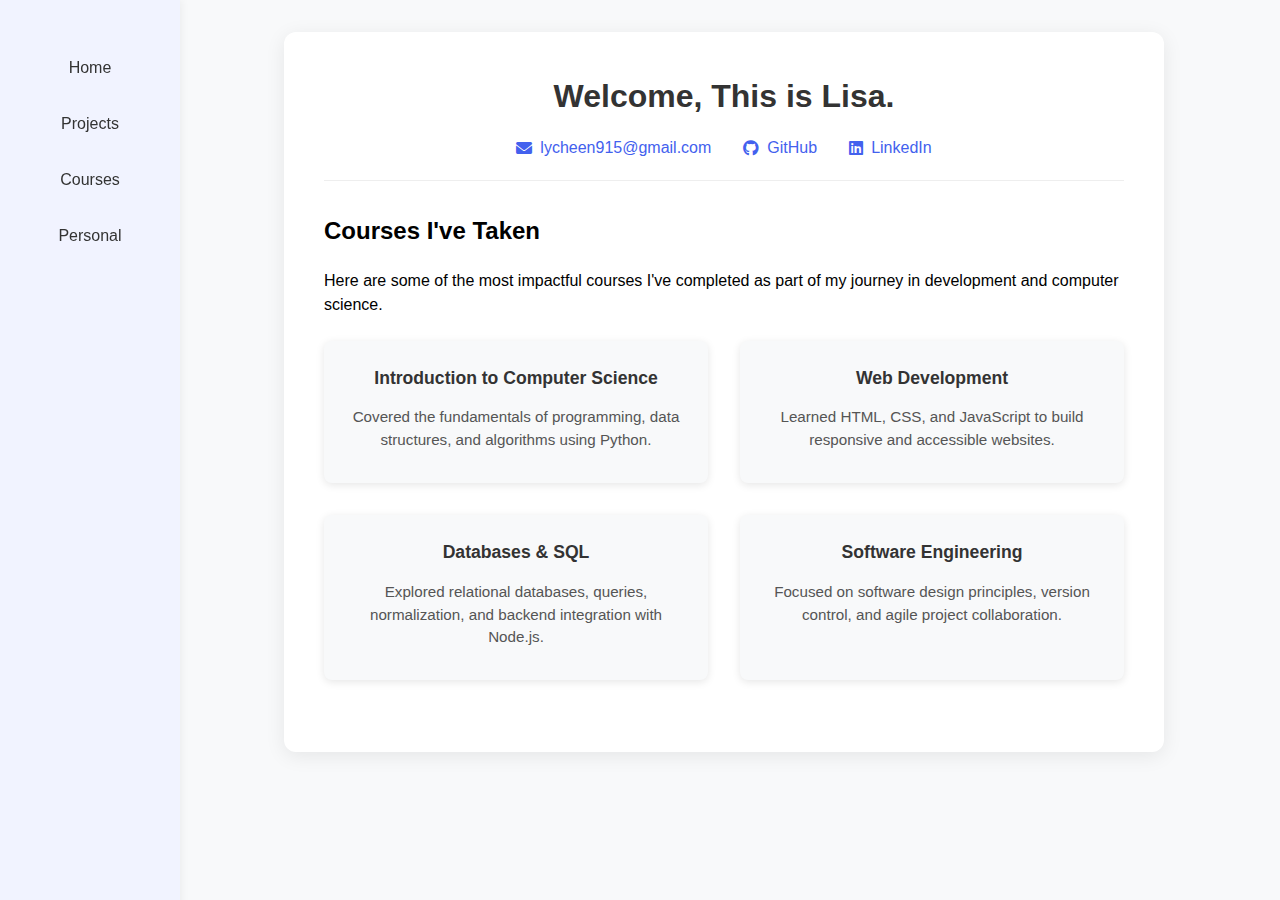
<file: courses.html>
<!DOCTYPE html>
<html lang="en">
<head>
  <meta charset="UTF-8" />
  <meta name="viewport" content="width=device-width, initial-scale=1.0"/>
  <title>Lisa's Courses</title>
  <link rel="stylesheet" href="style.css"/>
  <link rel="stylesheet" href="https://cdnjs.cloudflare.com/ajax/libs/font-awesome/6.0.0/css/all.min.css"/>
</head>
<body>
  <div class="container">
    <header>
      <h1>Welcome, This is Lisa.</h1>
      <div class="contact-links">
        <a href="mailto:lycheen915@gmail.com">
          <i class="fas fa-envelope"></i> lycheen915@gmail.com
        </a>
        <a href="https://github.com/LxsaChn" target="_blank">
          <i class="fab fa-github"></i> GitHub
        </a>
        <a href="https://www.linkedin.com/in/lisac777" target="_blank">
          <i class="fab fa-linkedin"></i> LinkedIn
        </a>
      </div>
    </header>

    <section class="projects">
      <h2>Courses I've Taken</h2>
      <p>Here are some of the most impactful courses I've completed as part of my journey in development and computer science.</p>

      <div class="course-grid">
        <div class="course-item">
          <h3>Introduction to Computer Science</h3>
          <p>Covered the fundamentals of programming, data structures, and algorithms using Python.</p>
        </div>

        <div class="course-item">
          <h3>Web Development</h3>
          <p>Learned HTML, CSS, and JavaScript to build responsive and accessible websites.</p>
        </div>

        <div class="course-item">
          <h3>Databases & SQL</h3>
          <p>Explored relational databases, queries, normalization, and backend integration with Node.js.</p>
        </div>

        <div class="course-item">
          <h3>Software Engineering</h3>
          <p>Focused on software design principles, version control, and agile project collaboration.</p>
        </div>
      </div>
    </section>
  </div>

  <aside class="sidebar">
    <nav>
      <ul>
        <li><a href="/index.html">Home</a></li>
        <li><a href="/projects.html">Projects</a></li>
        <li><a href="/courses.html">Courses</a></li>
        <li><a href="/personal.html">Personal</a></li>
      </ul>
    </nav>
  </aside>
</body>
</html>
</file>
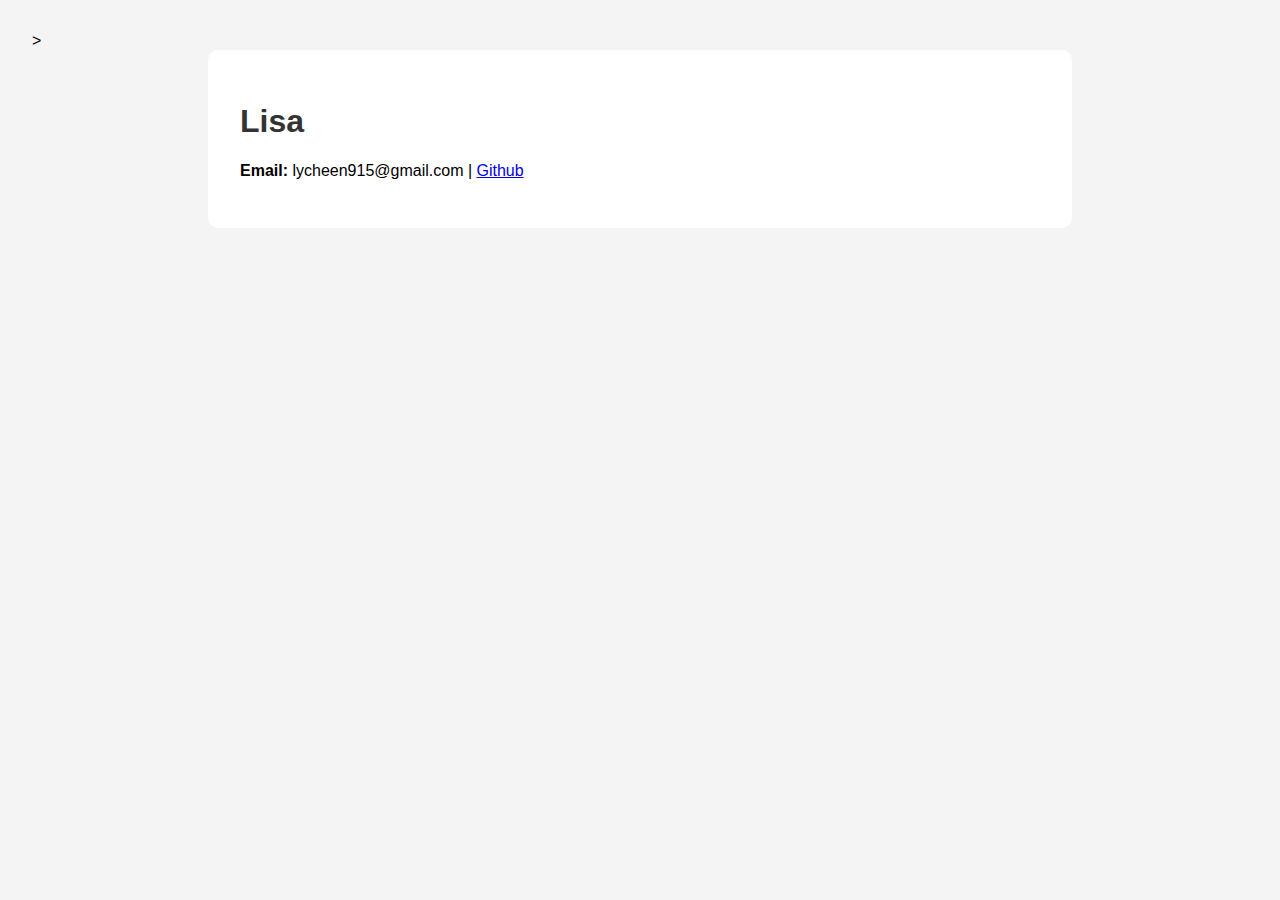
<file: lisaswebsite.html>
<!DOCTYPE html>
<html lang="en">
<head>
    <meta charset="UTF-8">
    <title>Lisa's World</title>
    <!-- CSS Styling-->>
    <style>
        body {
            font-family: Arial; 
            margin: 2rem; 
            background: #f4f4f4;
        }

        .container {
            max-width: 800px;
            margin: auto;
            background: white;
            padding: 2rem;
            border-radius: 10px;
        }

        h1, h2 {
            color: #333;
        }

        .project {
            margin-bottom: 1rem;
        }
    </style>
</head>

<body>
    <div class="container">
        <h1>Lisa</h1>
        <p>
            <strong>Email:</strong> lycheen915@gmail.com |
            <a href="https://github.com/LxsaChn">Github</a>
        </p>
    </div>
</body>
</html>
</file>
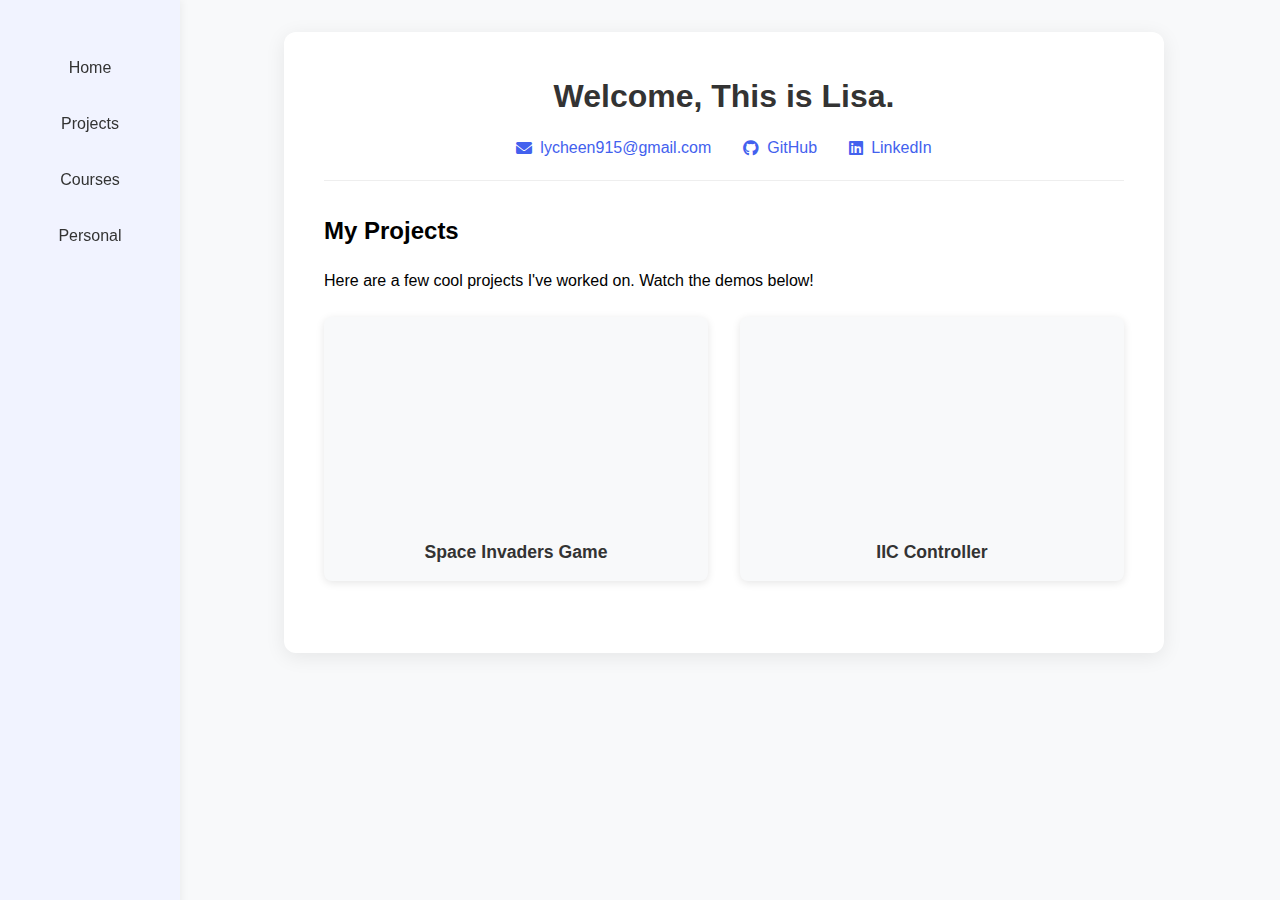
<file: projects.html>
<!DOCTYPE html>
<html lang="en">
<head>
  <meta charset="UTF-8" />
  <meta name="viewport" content="width=device-width, initial-scale=1.0"/>
  <title>Lisa's Projects</title>
  <link rel="stylesheet" href="style.css"/>
  <link rel="stylesheet" href="https://cdnjs.cloudflare.com/ajax/libs/font-awesome/6.0.0/css/all.min.css"/>
</head>
<body>
  <div class="container">
    <header>
      <h1>Welcome, This is Lisa.</h1>
      <div class="contact-links">
        <a href="mailto:lycheen915@gmail.com">
          <i class="fas fa-envelope"></i> lycheen915@gmail.com
        </a>
        <a href="https://github.com/LxsaChn" target="_blank">
          <i class="fab fa-github"></i> GitHub
        </a>
        <a href="https://www.linkedin.com/in/lisac777" target="_blank">
          <i class="fab fa-linkedin"></i> LinkedIn
        </a>
      </div>
    </header>

    <section class="projects">
      <h2>My Projects</h2>
      <p>Here are a few cool projects I've worked on. Watch the demos below!</p>

      <div class="video-grid">
        <div class="video-item">
          <div class="video-container">
            <iframe src="https://www.youtube.com/embed/nCeJ2_oXT7M?si=mWMCWsGPI55yWPXs" title="YouTube video player" frameborder="0" allow="accelerometer; autoplay; clipboard-write; encrypted-media; gyroscope; picture-in-picture; web-share" referrerpolicy="strict-origin-when-cross-origin" allowfullscreen></iframe>
          </div>
          <h3>Space Invaders Game</h3>
        </div>

        <div class="video-item">
          <div class="video-container">
            <iframe src="https://www.youtube.com/embed/D5zRY86Jpgg?si=ovoP-YNBjCbffqQZ" title="YouTube video player" frameborder="0" allow="accelerometer; autoplay; clipboard-write; encrypted-media; gyroscope; picture-in-picture; web-share" referrerpolicy="strict-origin-when-cross-origin" allowfullscreen></iframe>
          </div>
          <h3>IIC Controller</h3>
        </div>
      </div>
    </section>
  </div>

  <aside class="sidebar">
    <nav>
      <ul>
        <li><a href="/index.html">Home</a></li>
        <li><a href="/projects.html">Projects</a></li>
        <li><a href="/courses.html">Courses</a></li>
        <li><a href="/personal.html">Personal</a></li>
      </ul>
    </nav>
  </aside>
</body>
</html>
</file>
<file: style.css>
body {
  font-family: 'Segoe UI', Tahoma, sans-serif;
  line-height: 1.5;
  margin: 0;
  padding: 2rem; /* Reduced body padding */
  background: #f8f9fa;
  padding-left: 200px; 
}

.container {
  max-width: 800px;
  margin: 0 auto;
  background: white;
  padding: 2.5rem; /* Reduced container padding */
  border-radius: 12px;
  box-shadow: 0 4px 20px rgba(0,0,0,0.08);
}

header {
  display: flex;
  flex-direction: column;
  align-items: center; /* Centers everything horizontally */
  text-align: center;
  margin-bottom: 2rem; /* Reduced spacing */
  padding-bottom: 1rem;
  border-bottom: 1px solid #eee;
}

h1 {
  margin: 0 0 0.25rem 0;
  font-size: 2rem;
  color: #333;
  width: 100%;
}


.contact-links {
  display: flex;
  justify-content: center; /* Centers the links container */
  gap: 2rem; /* Slightly narrower gap */
  margin-top: 0.5rem;
  width: 100%;
  flex-wrap: wrap; /* Wraps on small screens */
}

.contact-links a {
  display: inline-flex; /* Better for centering */
  align-items: center;
  gap: 0.5rem; /* Slightly smaller gap */
  color: #4361ee;
  text-decoration: none;
  font-size: 1rem;
  padding: 0.25rem 0;
  border-radius: 6px;
  transition: all 0.2s ease;
}

form {
  margin-top: 2rem;
}

.form-group {
  margin-bottom: 2rem; /* Reduced spacing */
}

label {
  display: block;
  margin-bottom: 0.75rem;
  font-weight: 500;
  color: #333;
  font-size: 1rem;
}

input, textarea {
  width: 100%;
  padding: 0.85rem; /* Smaller inputs */
  border: 1px solid #e0e0e0;
  border-radius: 6px;
  font-size: 1rem;
}

textarea {
  min-height: 140px; /* Shorter message box */
  line-height: 1.5;
}

button {
  background: #4361ee;
  color: white;
  border: none;
  padding: 0.9rem 2rem; /* Slightly smaller button */
  border-radius: 6px;
  cursor: pointer;
  font-size: 1rem;
  margin-top: 0.75rem;
  transition: all 0.3s ease;
}

button:hover {
  background: #3a0ca3;
  transform: translateY(-2px);
}

#contact-form input,
#contact-form textarea {
  box-sizing: border-box;
  display: block;
  margin-left: auto;
  margin-right: auto;
  width: 100%;
  max-width: 100%;
}


@media (max-width: 768px) {
  .container {
      padding: 2rem;
  }
  .form-group {
      margin-bottom: 1.5rem;
  }
}

.info-widgets {
  display: flex;
  justify-content: space-between;
  gap: 1.75rem;
  margin: 2rem 0;
  flex-wrap: wrap;
}

.info-widgets .weather-widget,
.info-widgets .cat-widget {
  flex: 1 1 48%;
  box-sizing: border-box;
}

@media (max-width: 768px) {
  .weather-widget,
  .cat-widget {
    margin: 1rem auto;
  }

  .weather-widget + .cat-widget {
    margin-top: 0.5rem;
  }
}


.weather-widget {
  padding: 1.2rem;
  background: #f3faff;
  border: 1px solid #d4eaff;
  border-radius: 12px;
  text-align: center;
  box-shadow: 0 2px 10px rgba(0, 0, 0, 0.05);
}

.weather-widget h2 {
  font-size: 1.4rem;
  margin-bottom: 0.75rem;
  color: #0077b6;
}

.weather-content {
  display: flex;
  justify-content: center;
  align-items: center;
  gap: 0.75rem;
  font-size: 1.2rem;
  color: #333;
}

.weather-content img {
  width: 40px;
  height: 40px;
}

.weather-description {
  margin-top: 0.5rem;
  font-size: 1rem;
  color: #555;
  text-transform: capitalize;
}

.about-me {
  margin-top: 2.5rem;
  text-align: center;
}

.about-content {
  display: flex;
  align-items: center;
  justify-content: center;
  flex-wrap: wrap;
  gap: 1.5rem;
  margin-top: 1rem;
}

.profile-pic {
  width: 140px;
  height: 140px;
  border-radius: 50%;
  object-fit: cover;
  box-shadow: 0 2px 10px rgba(0,0,0,0.1);
}

.cat-widget {
  text-align: center;
  padding: 1.5rem;
  background: #f0f4ff;
  border: 1px solid #d1ddf0;
  border-radius: 12px;
  box-shadow: 0 2px 12px rgba(67, 97, 238, 0.05);
}

.cat-widget h2 {
  font-size: 1.5rem;
  margin-bottom: 1rem;
  color: #4361ee;
}

.cat-content img {
  max-width: 180px;
  border-radius: 10px;
  margin-bottom: 0.5rem;
  box-shadow: 0 2px 8px rgba(0,0,0,0.1);
}

.cat-content p {
  font-size: 1rem;
  color: #333;
}

.sidebar {
  position: fixed;
  top: 0;
  left: 0;
  height: 100%;
  width: 180px;
  background-color: #f1f3ff;
  padding-top: 2rem;
  box-shadow: 2px 0 8px rgba(0, 0, 0, 0.05);
  z-index: 100;
}


.sidebar nav ul {
  list-style: none;
  padding: 0;
  margin: 0;
}

.sidebar nav ul li {
  margin: 1rem 0;
  text-align: center;
}

.sidebar nav ul li a {
  text-decoration: none;
  color: #333;
  font-weight: 500;
  display: block;
  padding: 0.5rem 1rem;
  transition: background-color 0.2s ease;
}

.sidebar nav ul li a:hover {
  background-color: #e0e7ff;
  border-radius: 4px;
}

@media (max-width: 768px) {
  body {
    padding-left: 0;
    padding-right: 0;
  }
  
  .sidebar {
    width: 100%;
    height: auto;
    position: relative;
    padding: 1rem 0;
    box-shadow: none;
    border-bottom: 1px solid #e0e7ff;
  }
  
  .sidebar nav ul {
    display: flex;
    justify-content: center;
    flex-wrap: wrap;
    gap: 1rem;
  }
  
  .sidebar nav ul li {
    margin: 0;
  }
  
  .container {
    margin-top: 1rem;
  }
}

@media (max-width: 480px) {
  .info-widgets .weather-widget,
  .info-widgets .cat-widget {
    flex: 1 1 100%;
  }
  
  .contact-links {
    flex-direction: column;
    gap: 0.5rem;
    align-items: center;
  }
}

.projects {
  margin: 2rem 0;
}

.video-grid {
  display: grid;
  grid-template-columns: repeat(auto-fit, minmax(300px, 1fr));
  gap: 2rem;
  margin-top: 1.5rem;
}

.video-item {
  background: #f8f9fa;
  padding: 1rem;
  border-radius: 8px;
  box-shadow: 0 2px 8px rgba(0,0,0,0.1);
}

.video-container {
  position: relative;
  padding-bottom: 56.25%; /* 16:9 aspect ratio */
  height: 0;
  overflow: hidden;
  margin-bottom: 0.5rem;
}

.video-container iframe {
  position: absolute;
  top: 0;
  left: 0;
  width: 100%;
  height: 100%;
  border-radius: 4px;
}

.video-item h3 {
  margin: 0.5rem 0 0;
  font-size: 1.1rem;
  color: #333;
  text-align: center;
}

/* Responsive adjustments */
@media (max-width: 768px) {
  .video-grid {
    grid-template-columns: 1fr;
  }
  
  .video-item {
    max-width: 500px;
    margin: 0 auto;
  }
}

@media (max-width: 480px) {
  .video-item {
    padding: 0.5rem;
  }
}

.course-grid {
  display: grid;
  grid-template-columns: repeat(auto-fit, minmax(300px, 1fr));
  gap: 2rem;
  margin-top: 1.5rem;
}

.course-item {
  background: #f8f9fa;
  padding: 1rem;
  border-radius: 8px;
  box-shadow: 0 2px 8px rgba(0,0,0,0.1);
}

.course-item h3 {
  margin: 0.5rem 0 0;
  font-size: 1.1rem;
  color: #333;
  text-align: center;
}

.course-item p {
  text-align: center;
  font-size: 0.95rem;
  color: #555;
}
</file>
